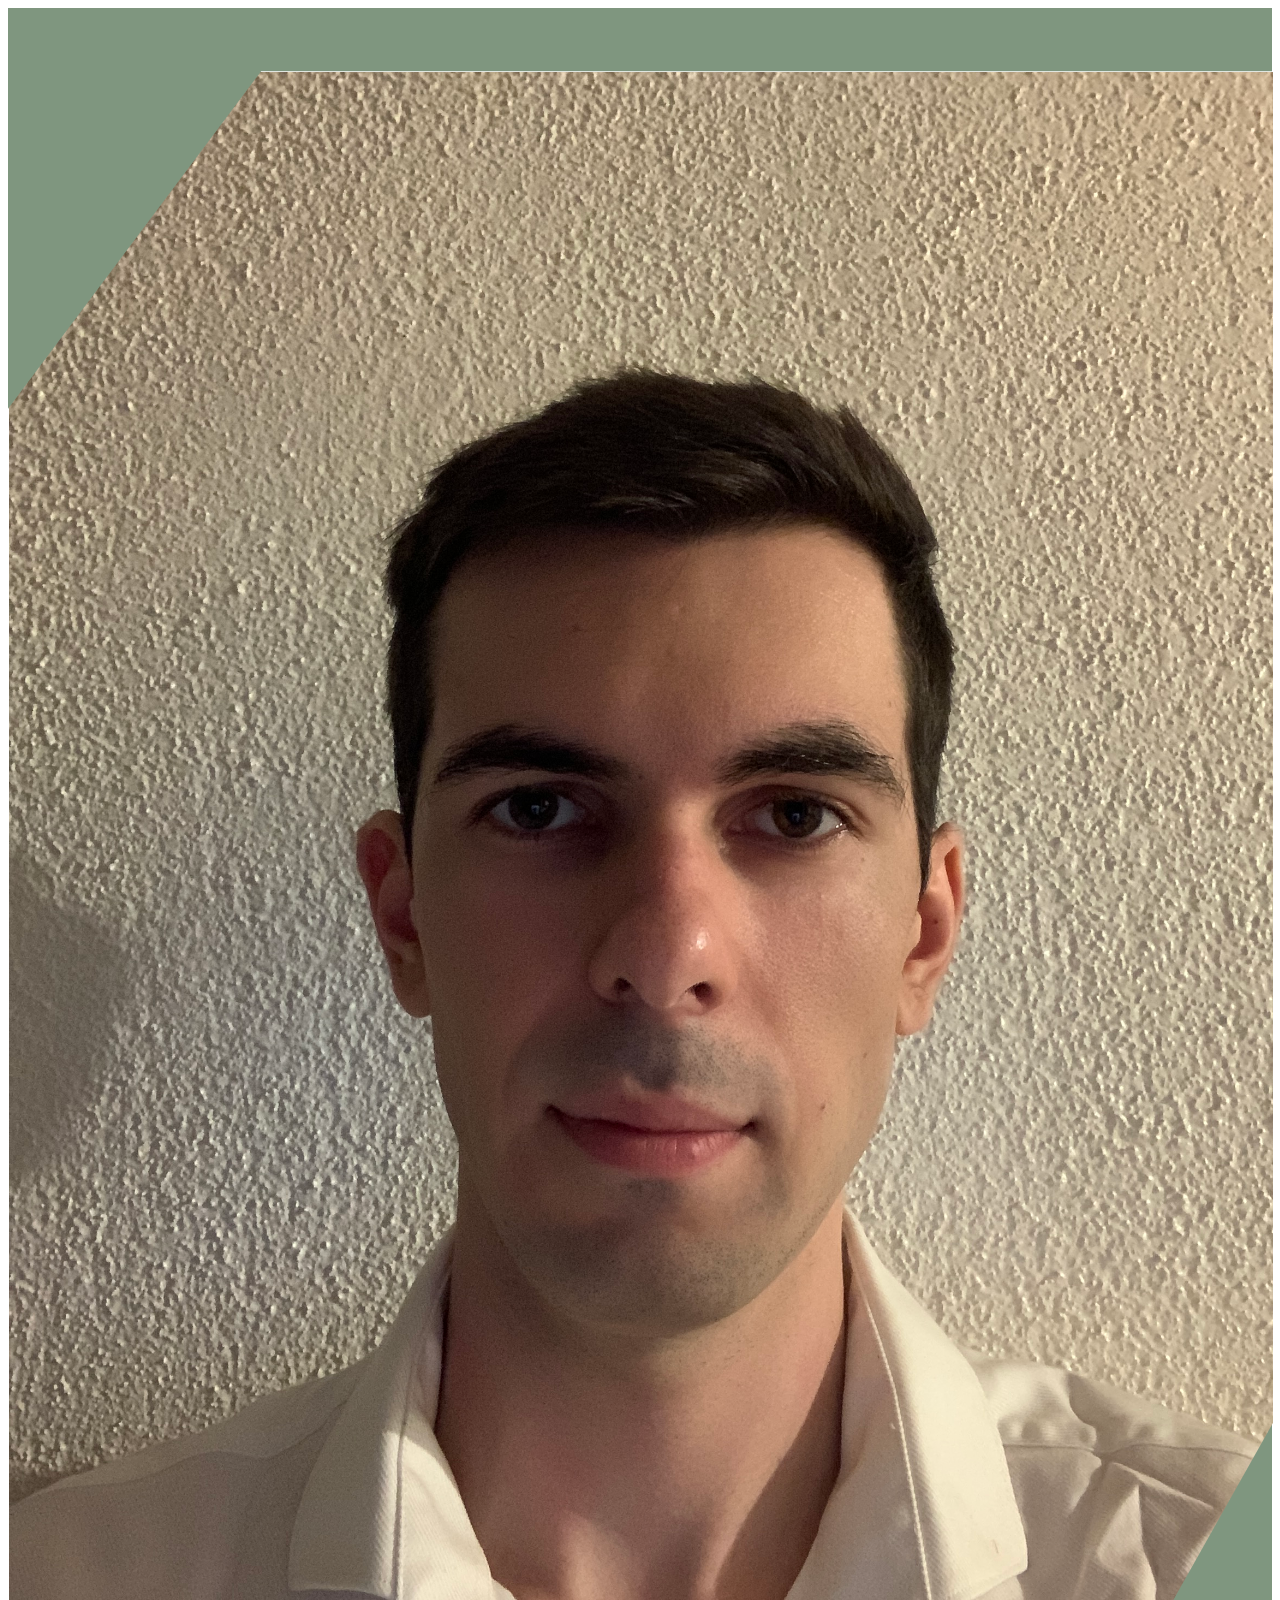
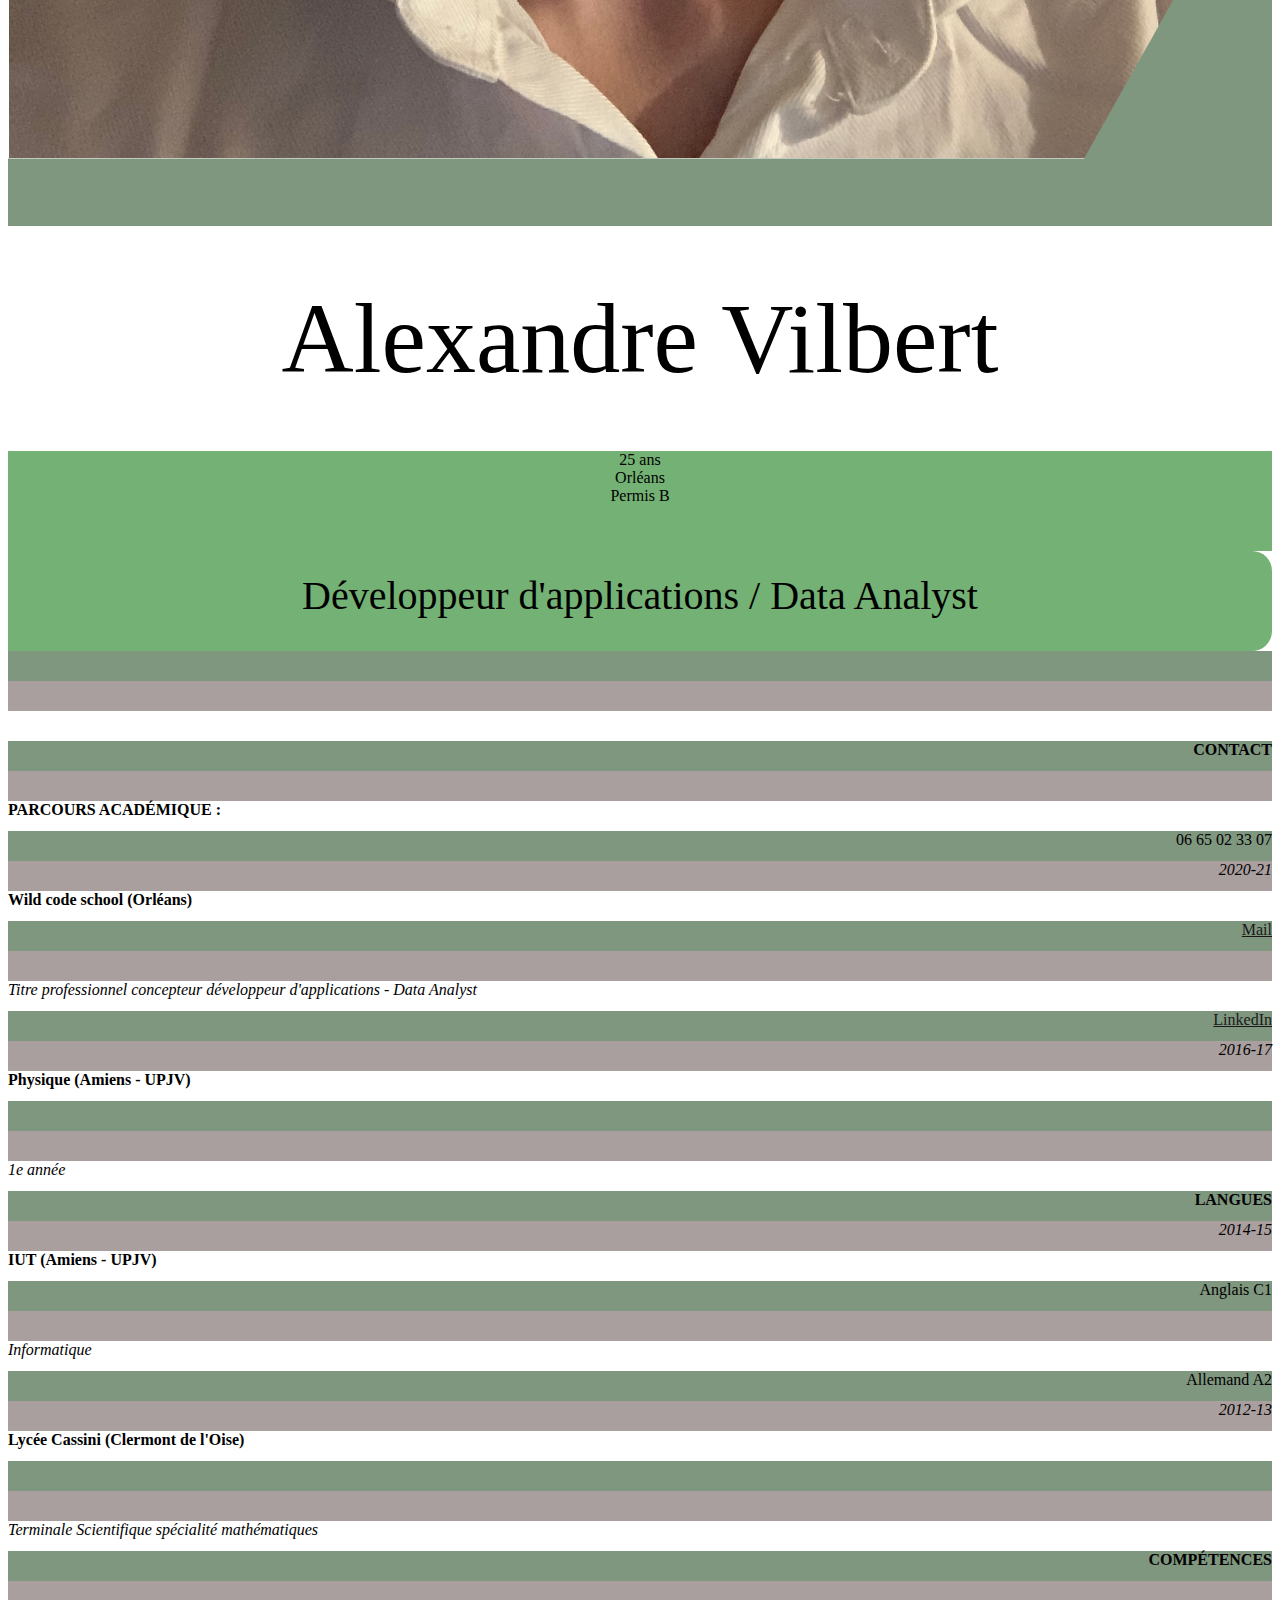
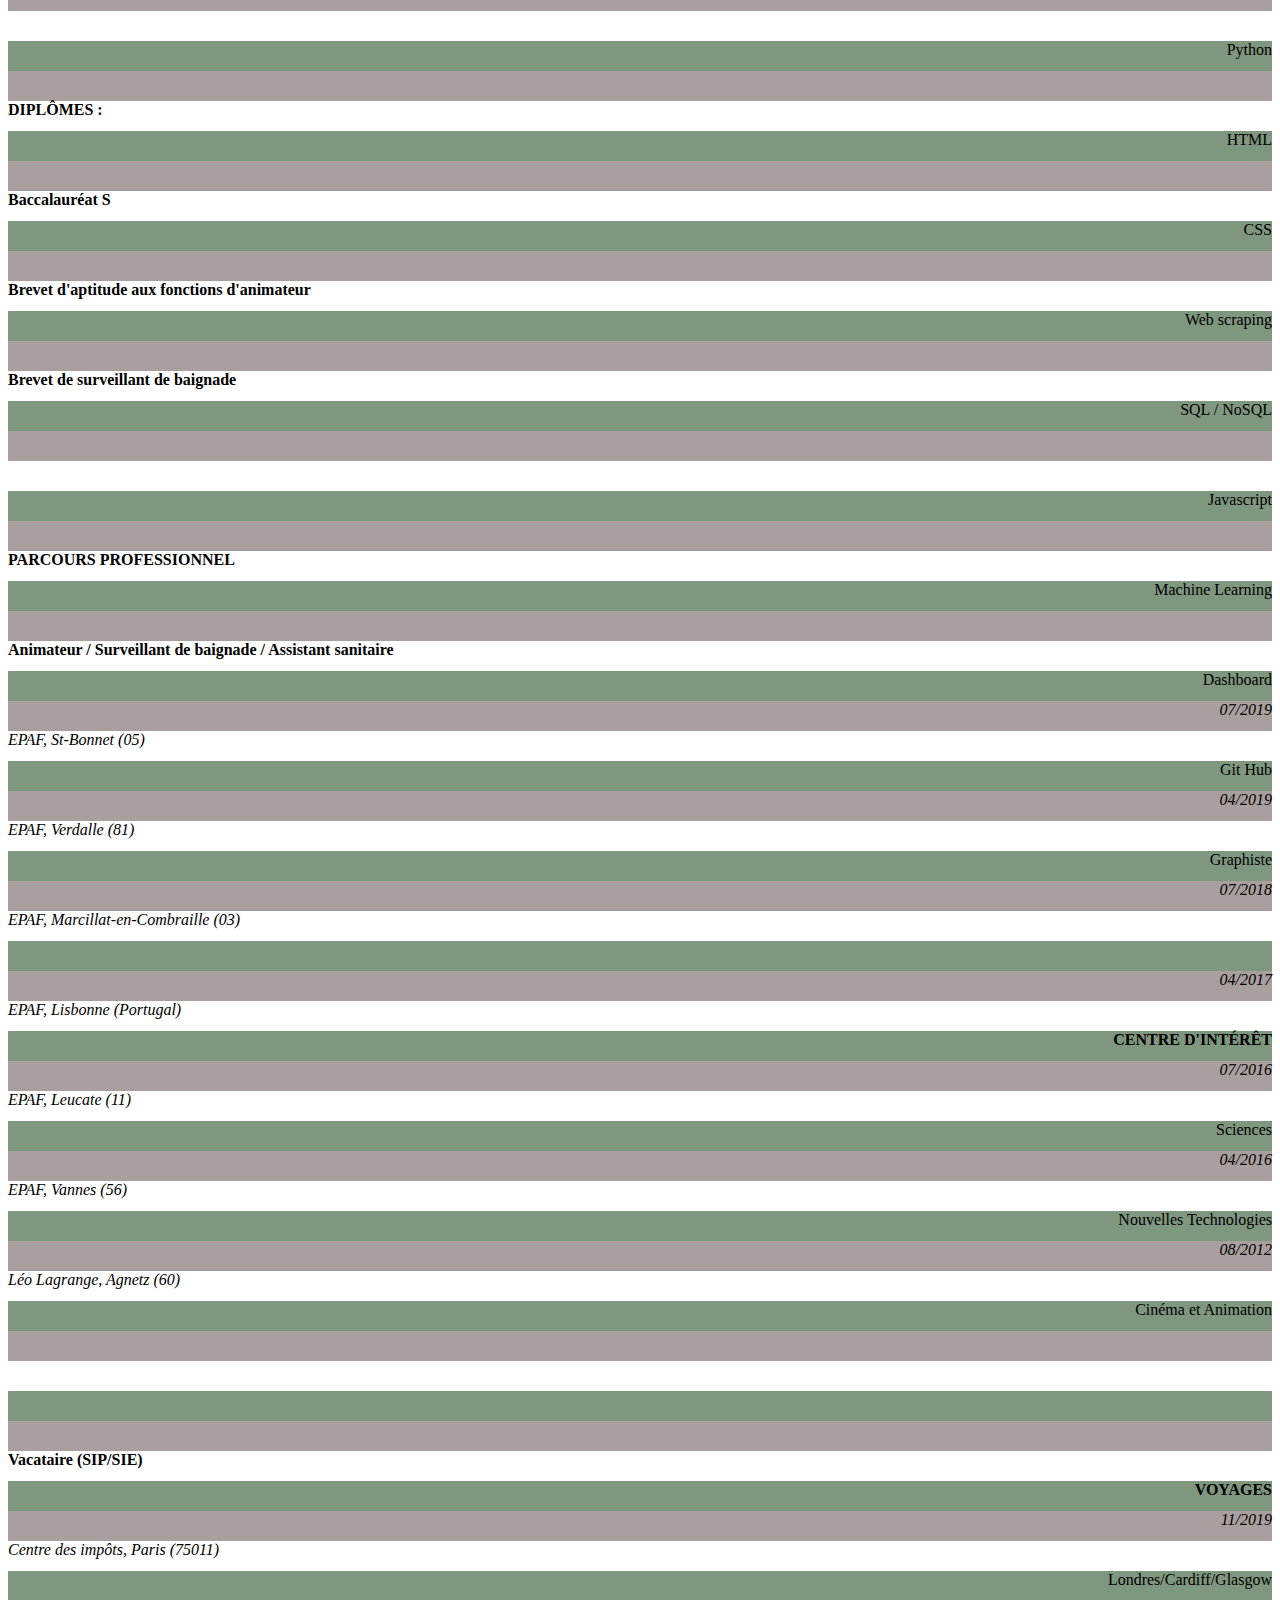
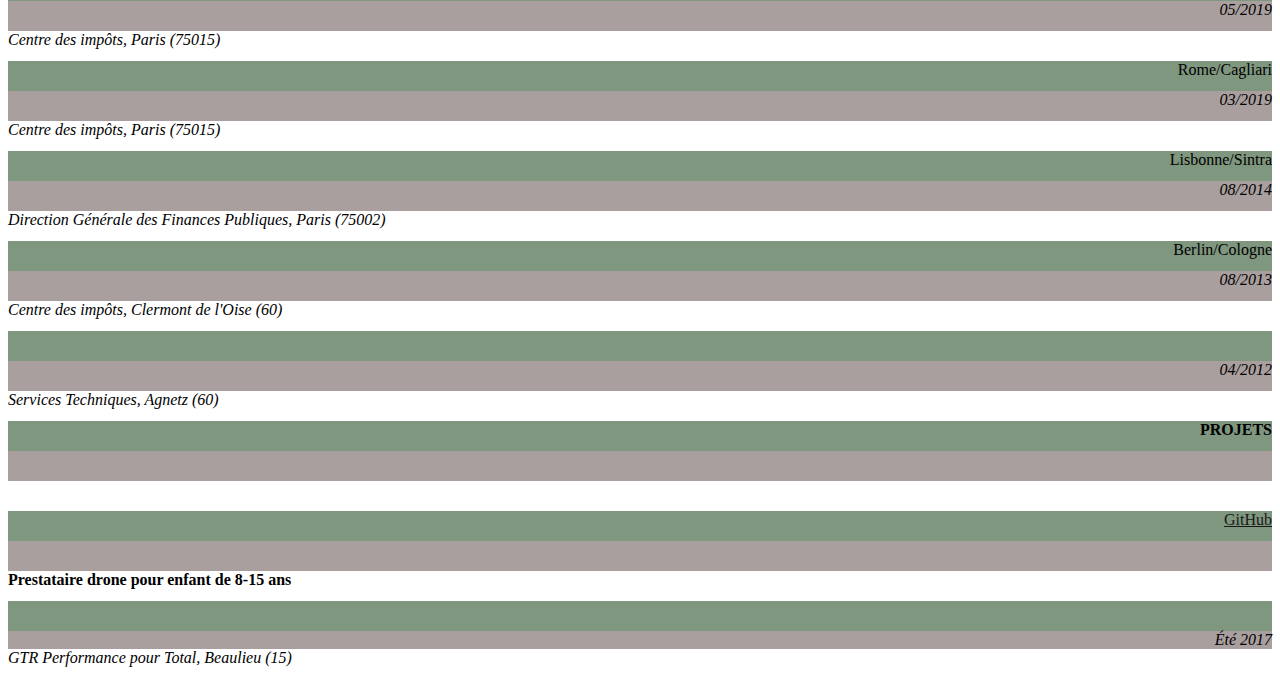
<file: index.html>
<!DOCTYPE html>
<html lang="fr">

<head>
    <title>Curriculum Vitae</title>
    <meta charset="utf-8">
    <meta name="viewreport" content="width=device-width, initial-scale=1, shrink-to-fit=no">
    <link rel="stylesheet" href="https://stackpath.bootstrapcdn.com/bootstrap/4.1.3/css/bootstrap.min.css"
        integrity="sha384-MCw98/SFnGE8fJT3GXwEOngsV7Zt27NXFoaoApmYm81iuXoPkFOJwJ8ERdknLPMO" crossorigin="anonymous">
    <link rel="stylesheet" href="style.css">
</head>

<body>
    <div class="container-fluid">
        <div class="row ">
            <div class="col-2 head greenlight center">
                <img src="images/photo.JPG" name="alexandre vilbert">
            </div>
            <div class="col-8 head name center">
                Alexandre Vilbert
            </div>
        </div>
        <div class="row">
            <div class="col-2 head2 green center">
                <div class=''>25 ans</div>
                <div class=''>Orléans</div>
                <div class=''>Permis B</div>
            </div>
            <div class="col-8 head2 green center title-pro">
                <div class=''>Développeur d'applications / Data Analyst</div>
            </div>
        </div>
        <div class="row">
            <div class="col-2 greenlight corps"></div>
            <div class="col-1 grey corps"></div>
            <div class="col-9 corps"></div>
        </div>
        <div class="row">
            <div class="col-2 greenlight corps right">
                <span class="bold">CONTACT</span>
            </div>
            <div class="col-1 grey corps"></div>
            <div class="col-9 corps bold blue">PARCOURS ACADÉMIQUE :</div>
        </div>
        <div class="row">
            <div class="col-2 greenlight corps right">
                <span>06 65 02 33 07</span>
            </div>
            <div class="col-1 grey corps right italique">2020-21</div>
            <div class="col-9 corps bold">Wild code school (Orléans)</div>
        </div>
        <div class="row">
            <div class="col-2 greenlight corps right">
                <span><a class="black" href="alexandre.vilbert1@gmail.com">Mail</a></span>
            </div>
            <div class="col-1 grey corps"></div>
            <div class="col-9 corps italique">Titre professionnel concepteur développeur d'applications - Data Analyst
            </div>
        </div>
        <div class="row">
            <div class="col-2 greenlight corps right">
                <span>
                    <a class="black" href="https://www.linkedin.com/in/alexandre-vilbert-5408051b0/">LinkedIn</a>
                </span>
            </div>
            <div class="col-1 grey corps right italique">2016-17</div>
            <div class="col-9 corps bold">Physique (Amiens - UPJV)</div>
        </div>
        <div class="row">
            <div class="col-2 greenlight corps right"></div>
            <div class="col-1 grey corps"></div>
            <div class="col-9 corps italique">1e année</div>
        </div>
        <div class="row">
            <div class="col-2 greenlight corps right">
                <span class="bold">LANGUES</span>
            </div>
            <div class="col-1 grey corps italique right">2014-15</div>
            <div class="col-9 corps bold">IUT (Amiens - UPJV)</div>
        </div>
        <div class="row">
            <div class="col-2 greenlight corps right">Anglais C1</div>
            <div class="col-1 grey corps"></div>
            <div class="col-9 corps italique">Informatique</div>
        </div>
        <div class="row">
            <div class="col-2 greenlight corps right">Allemand A2</div>
            <div class="col-1 grey corps italique right">2012-13</div>
            <div class="col-9 corps bold">Lycée Cassini (Clermont de l'Oise)</div>
        </div>
        <div class="row">
            <div class="col-2 greenlight corps"></div>
            <div class="col-1 grey corps"></div>
            <div class="col-9 corps italique">Terminale Scientifique spécialité mathématiques</div>
        </div>
        <div class="row">
            <div class="col-2 greenlight corps right">
                <span class="bold">COMPÉTENCES</span>
            </div>
            <div class="col-1 grey corps"></div>
            <div class="col-9 corps"></div>
        </div>
        <div class="row">
            <div class="col-2 greenlight corps right">Python</div>
            <div class="col-1 grey corps"></div>
            <div class="col-9 corps bold blue">DIPLÔMES :</div>
        </div>
        <div class="row">
            <div class="col-2 greenlight corps right">HTML</div>
            <div class="col-1 grey corps"></div>
            <div class="col-9 corps bold">Baccalauréat S</div>
        </div>
        <div class="row">
            <div class="col-2 greenlight corps right">CSS</div>
            <div class="col-1 grey corps"></div>
            <div class="col-9 corps bold">Brevet d'aptitude aux fonctions d'animateur</div>
        </div>
        <div class="row">
            <div class="col-2 greenlight corps right">Web scraping</div>
            <div class="col-1 grey corps"></div>
            <div class="col-9 corps bold">Brevet de surveillant de baignade</div>
        </div>
        <div class="row">
            <div class="col-2 greenlight corps right">SQL / NoSQL</div>
            <div class="col-1 grey corps"></div>
            <div class="col-9 corps bold"></div>
        </div>
        <div class="row">
            <div class="col-2 greenlight corps right">Javascript</div>
            <div class="col-1 grey corps"></div>
            <div class="col-9 corps bold blue">PARCOURS PROFESSIONNEL</div>
        </div>
        <div class="row">
            <div class="col-2 greenlight corps right">Machine Learning</div>
            <div class="col-1 grey corps"></div>
            <div class="col-9 corps bold">Animateur / Surveillant de baignade / Assistant sanitaire</div>
        </div>
        <div class="row">
            <div class="col-2 greenlight corps right">Dashboard</div>
            <div class="col-1 grey corps italique right">07/2019</div>
            <div class="col-9 corps italique">EPAF, St-Bonnet (05)</div>
        </div>
        <div class="row">
            <div class="col-2 greenlight corps right">Git Hub</div>
            <div class="col-1 grey corps italique right">04/2019</div>
            <div class="col-9 corps italique">EPAF, Verdalle (81)</div>
        </div>
        <div class="row">
            <div class="col-2 greenlight corps right">Graphiste</div>
            <div class="col-1 grey corps italique right">07/2018</div>
            <div class="col-9 corps italique">EPAF, Marcillat-en-Combraille (03)</div>
        </div>
        <div class="row">
            <div class="col-2 greenlight corps right"></div>
            <div class="col-1 grey corps italique right">04/2017</div>
            <div class="col-9 corps italique">EPAF, Lisbonne (Portugal)</div>
        </div>
        <div class="row">
            <div class="col-2 greenlight corps right bold">CENTRE D'INTÉRÊT</div>
            <div class="col-1 grey corps italique right">07/2016</div>
            <div class="col-9 corps italique">EPAF, Leucate (11)</div>
        </div>
        <div class="row">
            <div class="col-2 greenlight corps right">Sciences</div>
            <div class="col-1 grey corps italique right">04/2016</div>
            <div class="col-9 corps italique">EPAF, Vannes (56)</div>
        </div>
        <div class="row">
            <div class="col-2 greenlight corps right">Nouvelles Technologies</div>
            <div class="col-1 grey corps italique right">08/2012</div>
            <div class="col-9 corps italique">Léo Lagrange, Agnetz (60)</div>
        </div>
        <div class="row">
            <div class="col-2 greenlight corps right">Cinéma et Animation</div>
            <div class="col-1 grey corps italique right"></div>
            <div class="col-9 corps italique"></div>
        </div>
        <div class="row">
            <div class="col-2 greenlight corps right bold"></div>
            <div class="col-1 grey corps italique right"></div>
            <div class="col-9 corps bold">Vacataire (SIP/SIE)</div>
        </div>
        <div class="row">
            <div class="col-2 greenlight corps right bold"> VOYAGES</div>
            <div class="col-1 grey corps italique right">11/2019</div>
            <div class="col-9 corps italique">Centre des impôts, Paris (75011)</div>
        </div>
        <div class="row">
            <div class="col-2 greenlight corps right">Londres/Cardiff/Glasgow</div>
            <div class="col-1 grey corps italique right">05/2019</div>
            <div class="col-9 corps italique">Centre des impôts, Paris (75015)</div>
        </div>
        <div class="row">
            <div class="col-2 greenlight corps right">Rome/Cagliari</div>
            <div class="col-1 grey corps italique right">03/2019</div>
            <div class="col-9 corps italique">Centre des impôts, Paris (75015)</div>
        </div>
        <div class="row">
            <div class="col-2 greenlight corps right">Lisbonne/Sintra</div>
            <div class="col-1 grey corps italique right">08/2014</div>
            <div class="col-9 corps italique">Direction Générale des Finances Publiques, Paris (75002)</div>
        </div>
        <div class="row">
            <div class="col-2 greenlight corps right">Berlin/Cologne</div>
            <div class="col-1 grey corps italique right">08/2013</div>
            <div class="col-9 corps italique">Centre des impôts, Clermont de l'Oise (60)</div>
        </div>
        <div class="row">
            <div class="col-2 greenlight corps right"></div>
            <div class="col-1 grey corps italique right">04/2012</div>
            <div class="col-9 corps italique">Services Techniques, Agnetz (60)</div>
        </div>
        <div class="row">
            <div class="col-2 greenlight corps right bold">PROJETS</div>
            <div class="col-1 grey corps italique right"></div>
            <div class="col-9 corps italique"></div>
        </div>
        <div class="row">
            <div class="col-2 greenlight corps right">
                <a class="black" href="https://github.com/AlexV2204?tab=repositories">GitHub</a>
            </div>
            <div class="col-1 grey corps italique right"></div>
            <div class="col-9 corps bold">Prestataire drone pour enfant de 8-15 ans</div>
        </div>
        <div class="row">
            <div class="col-2 greenlight corps right bold"></div>
            <div class="col-1 grey corp italique right">Été 2017</div>
            <div class="col-9 corps italique">GTR Performance pour Total, Beaulieu (15)</div>
        </div>
    </div>
    <script src="https://stackpath.bootstrapcdn.com/bootstrap/4.1.3/js/bootstrap.min.js"
        integrity="sha384-ChfqqxuZUCnJSK3+MXmPNIyE6ZbWh2IMqE241rYiqJxyMiZ6OW/JmZQ5stwEULTy"
        crossorigin="anonymous"></script>
    <script src="https://code.jquery.com/jquery-3.3.1.slim.min.js"
        integrity="sha384-q8i/X+965DzO0rT7abK41JStQIAqVgRVzpbzo5smXKp4YfRvH+8abtTE1Pi6jizo"
        crossorigin="anonymous"></script>
    <script src="https://cdnjs.cloudflare.com/ajax/libs/popper.js/1.14.3/umd/popper.min.js"
        integrity="sha384-ZMP7rVo3mIykV+2+9J3UJ46jBk0WLaUAdn689aCwoqbBJiSnjAK/l8WvCWPIPm49"
        crossorigin="anonymous"></script>
</body>


</html>
</file>
<file: style.css>
/* Taille et Mise en Forme */
/* Height */
.head1 {
    height: 200px;
}
.head2 {
    height: 100px;
}
.corps {
    height: 30px;
}
/* Text align */
.center {
    text-align: center;
}
.right {
    text-align: right;
}
.middle {
    vertical-align: middle;
}
/* Font style */
.bold {
    font-weight: bold;
}
.italique {
    font-style : italic;
}
.black {
    color: rgb(26, 25, 25);
}

/* Name */
.name {
    font-size: 100px;
    line-height: 225px;
}
/* Image */
img {
    max-width: 100%;
    height: auto    ;
    margin-top: 5%;
    margin-bottom: 5%;
    border: 1px solid;
    border-color: white;
    clip-path: polygon(20% 0%, 100% 0, 100% 20%, 100% 80%, 85% 100%, 20% 100%, 0 100%, 0% 20%);
}
/* Titre pro */
.title-pro {
    font-size: 40px;
    border-radius: 0 20px 20px 0;
    line-height: 90px;
}

/*Couleur*/
.greenlight {
    background-color: rgb(127, 150, 127);
}
.green {
    background-color: rgb(116, 177, 116);
}
.grey {
    background-color: rgb(170, 159, 159);
}

@media (min-width: 576px) { 
    .block {
        height: 40px;
    }
}

@media (min-width: 768px) {
    .block {
        height: 60px;
    }
}

@media (min-width: 992px) {
    .block {
        height: 80px;
    }
}
</file>
